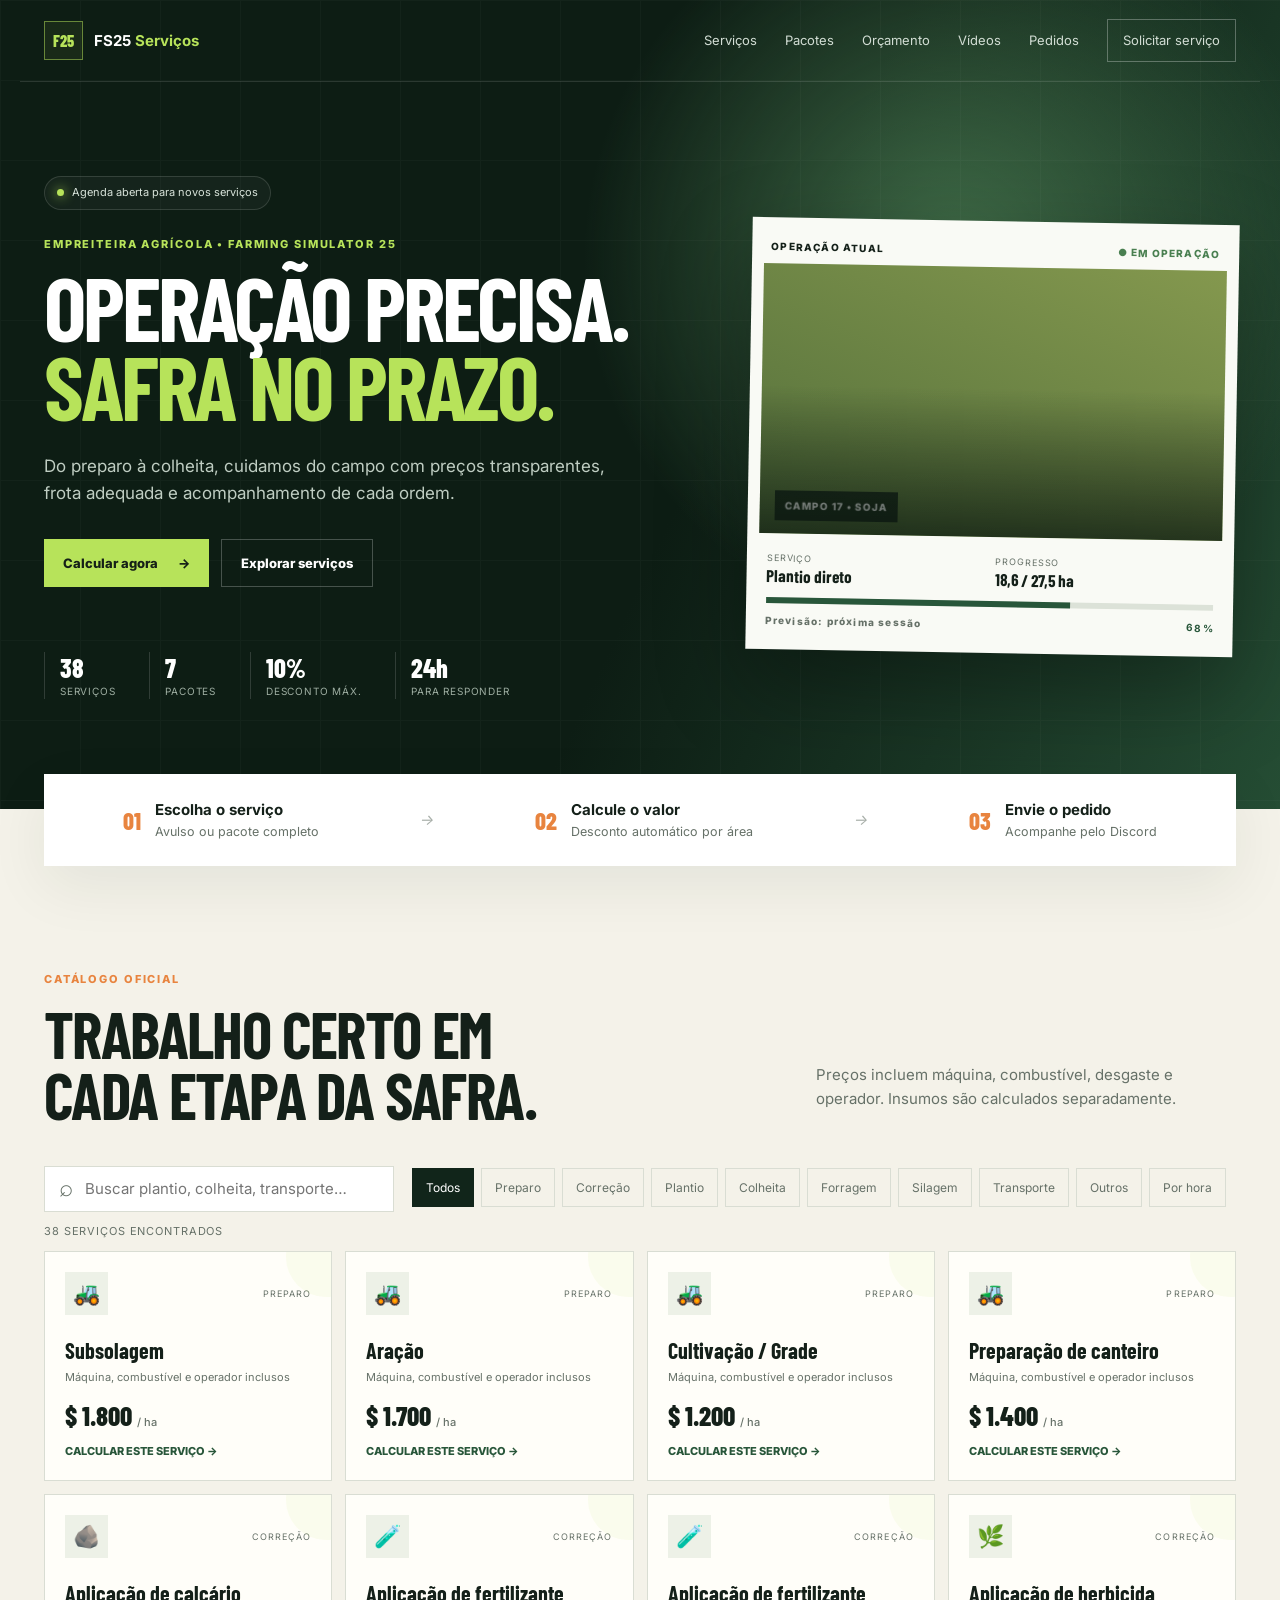
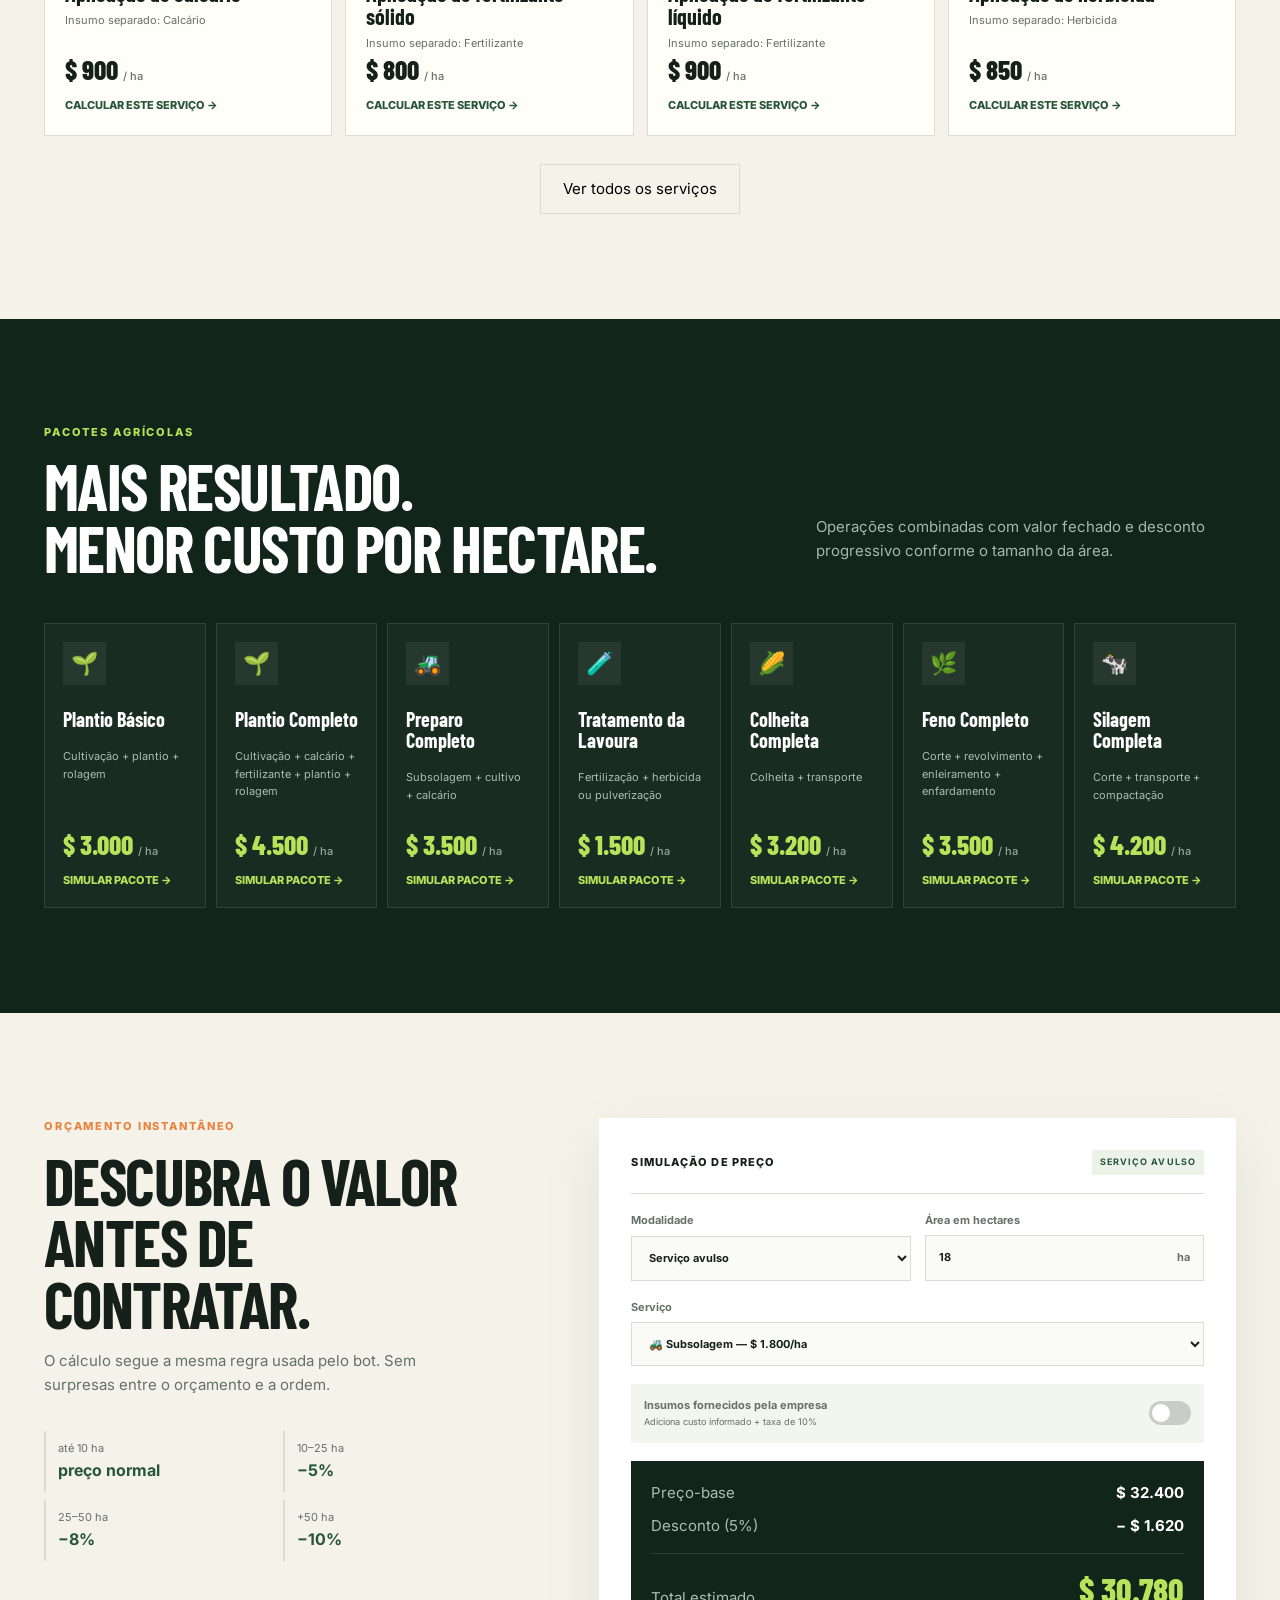
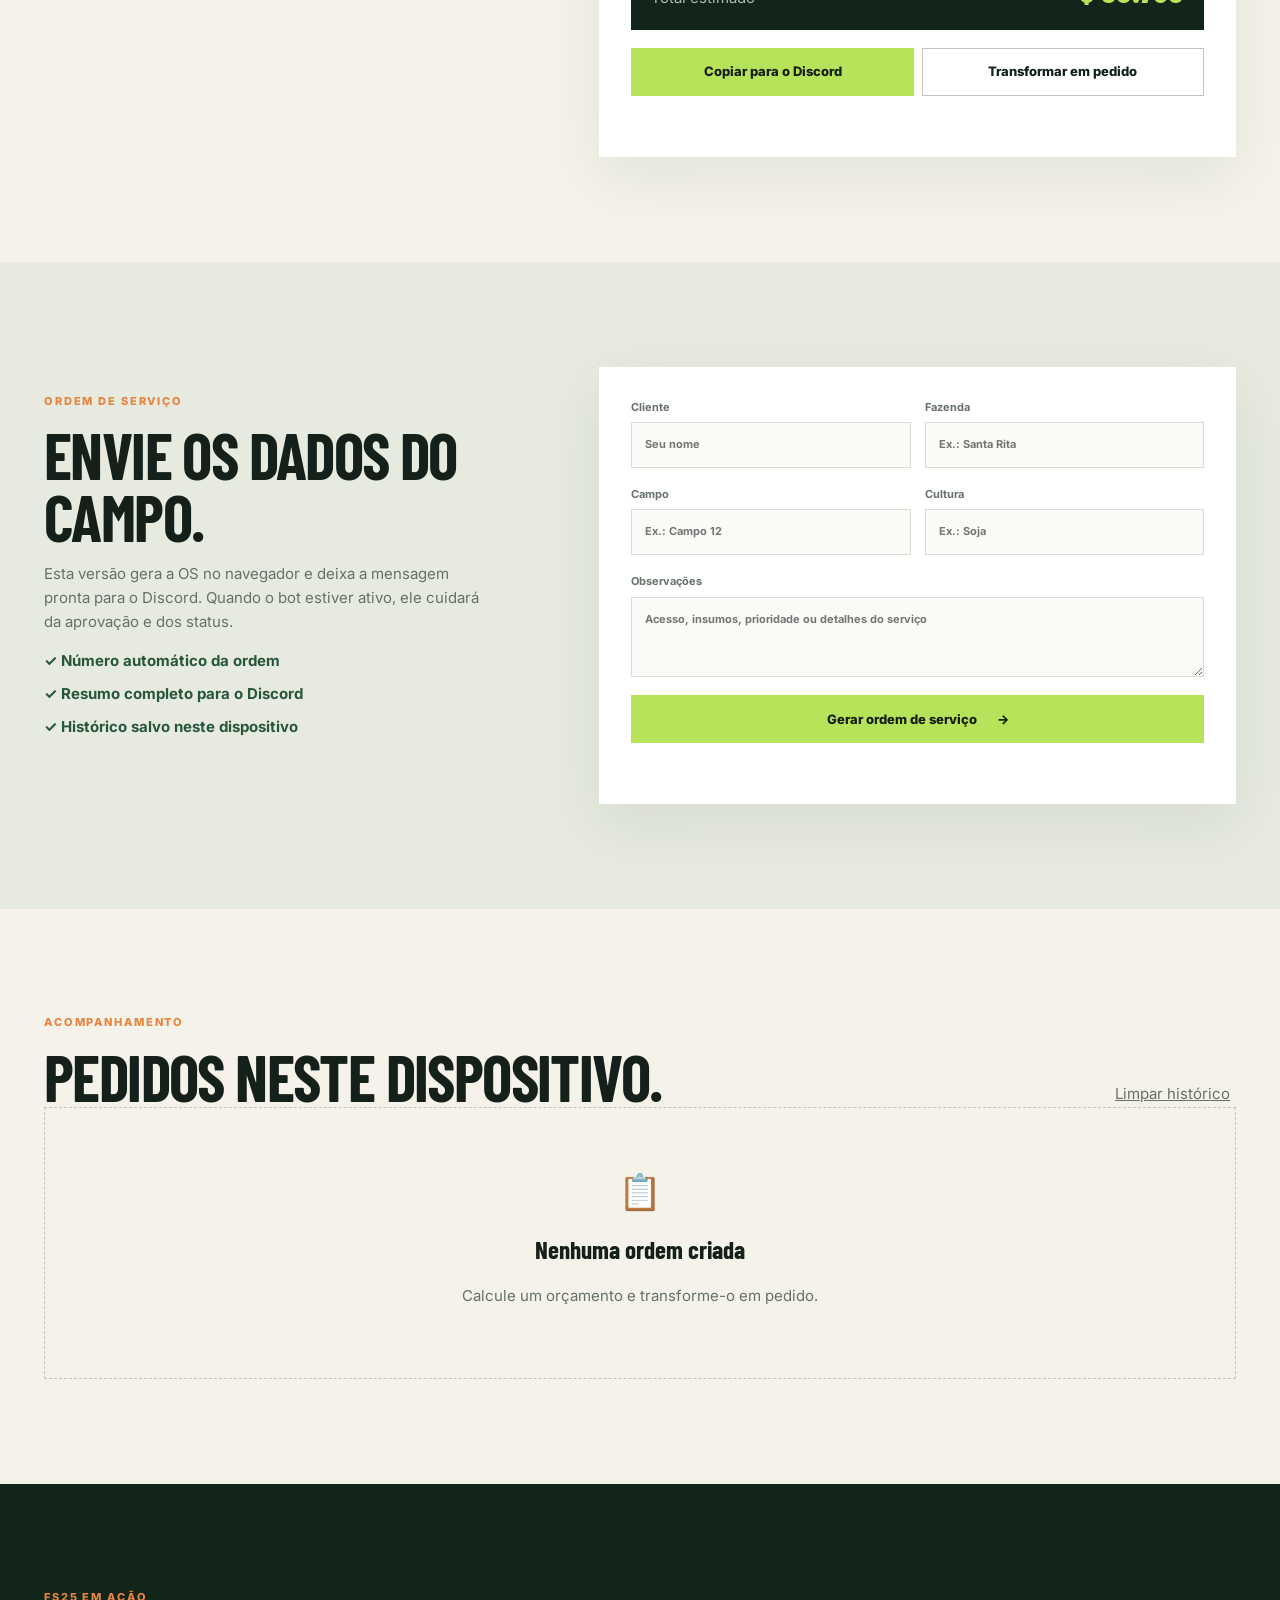
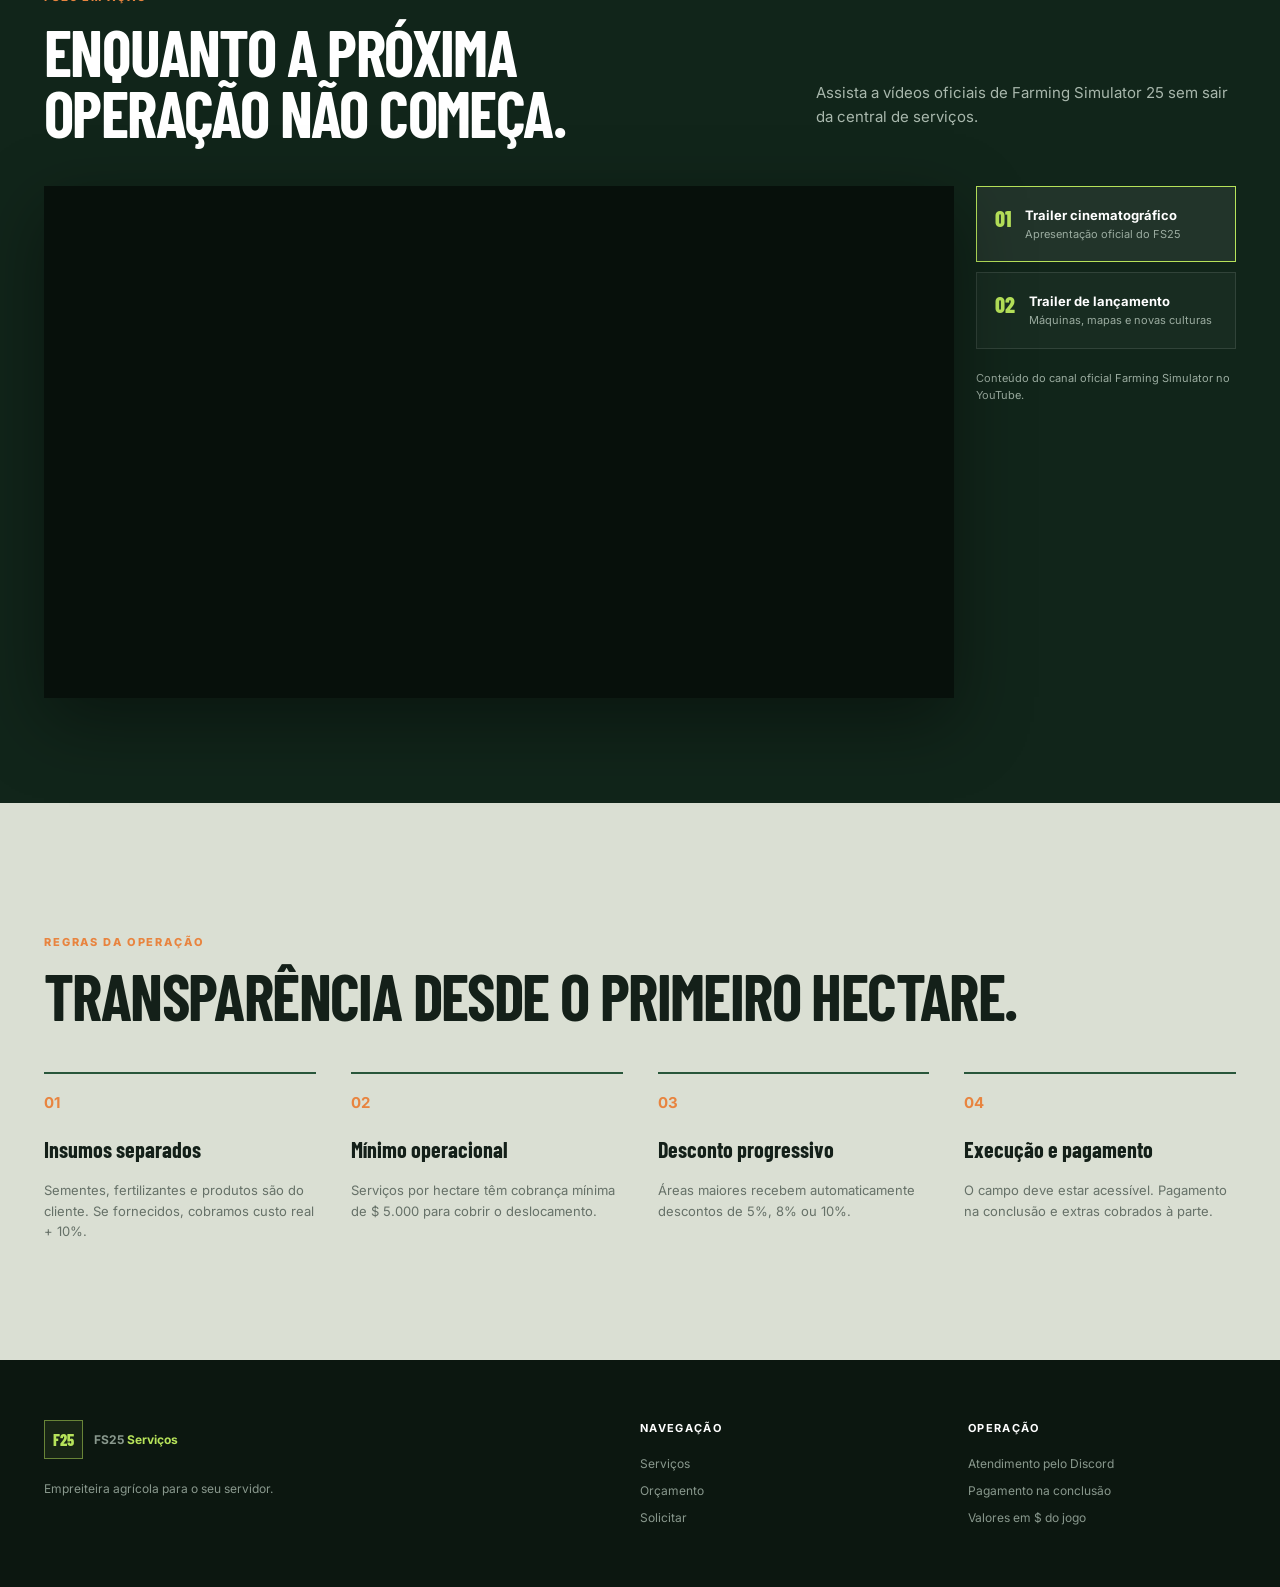
<file: index.html>
<!doctype html>
<html lang="pt-BR">
<head>
  <meta charset="utf-8">
  <meta name="viewport" content="width=device-width,initial-scale=1">
  <meta http-equiv="refresh" content="0; url=web/">
  <title>FS25 Serviços Agrícolas</title>
</head>
<body>
  <p>Abrindo <a href="web/">FS25 Serviços Agrícolas</a>…</p>
</body>
</html>
</file>
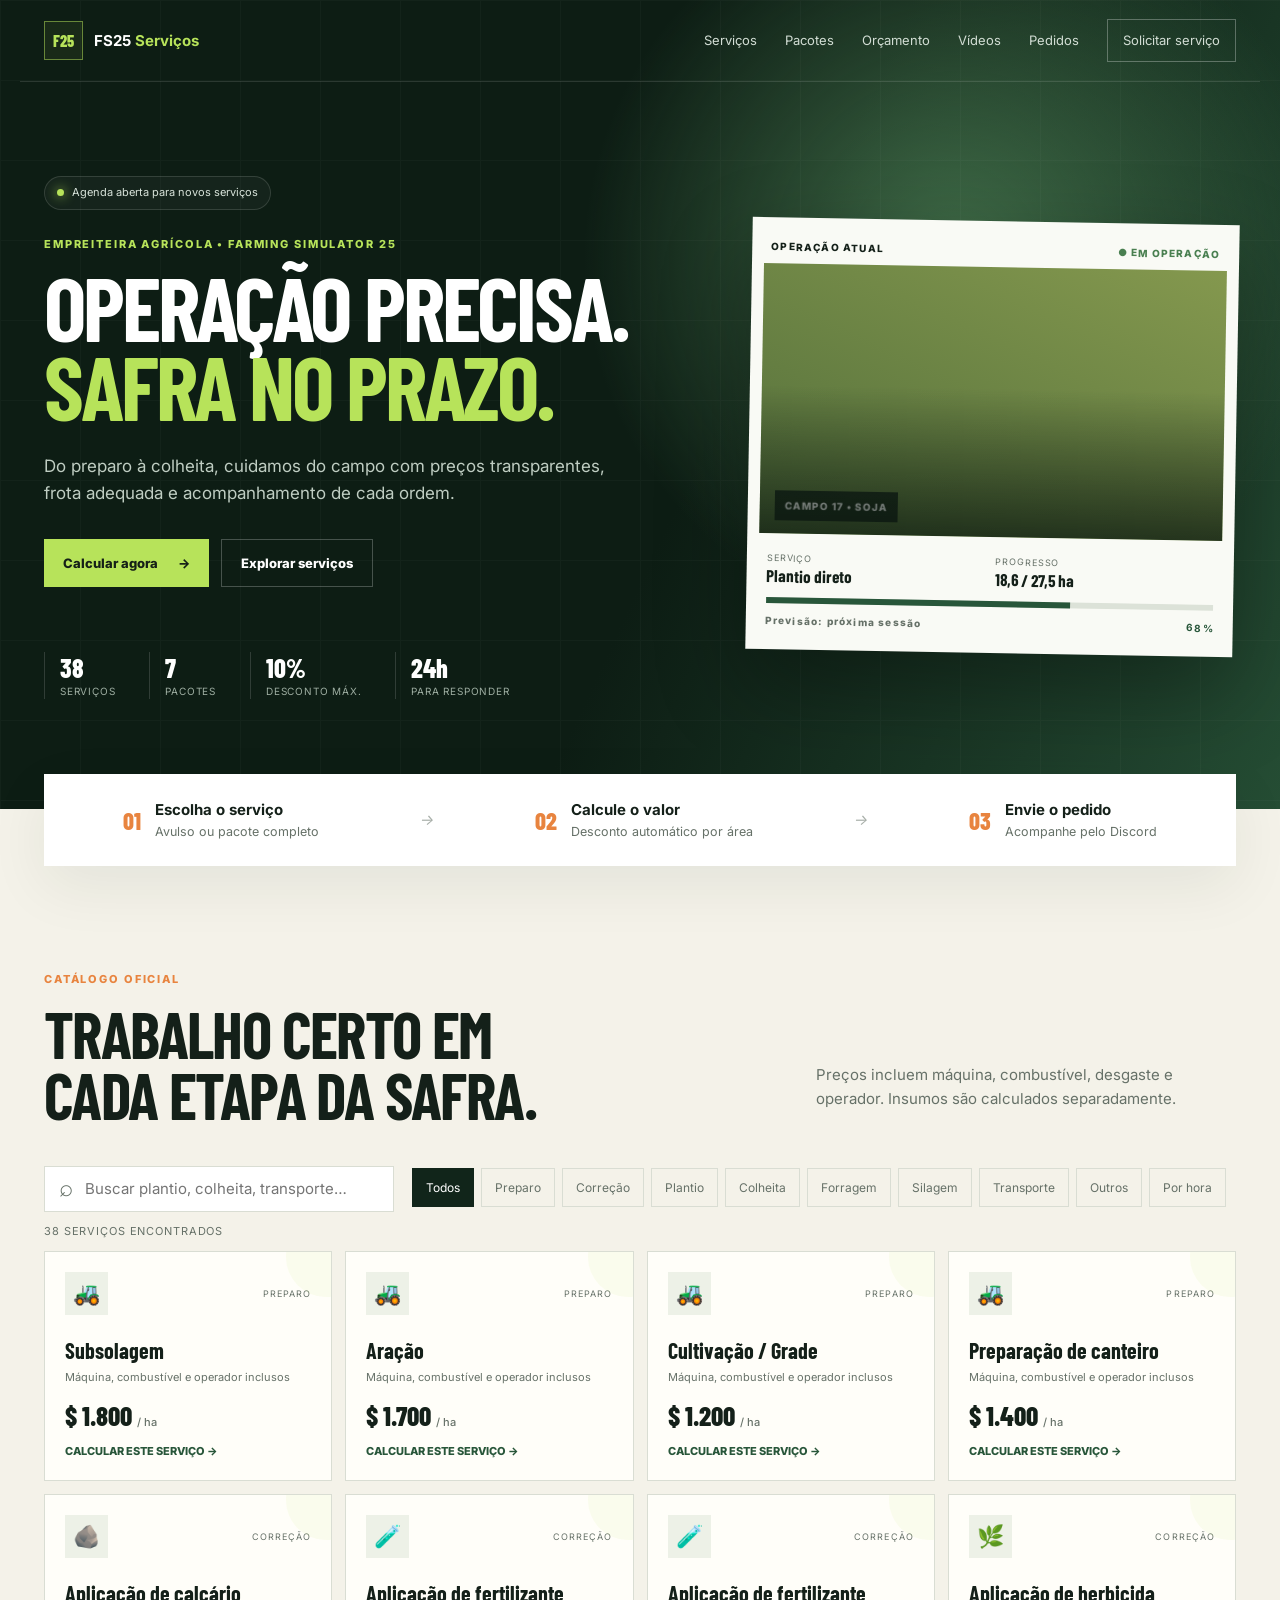
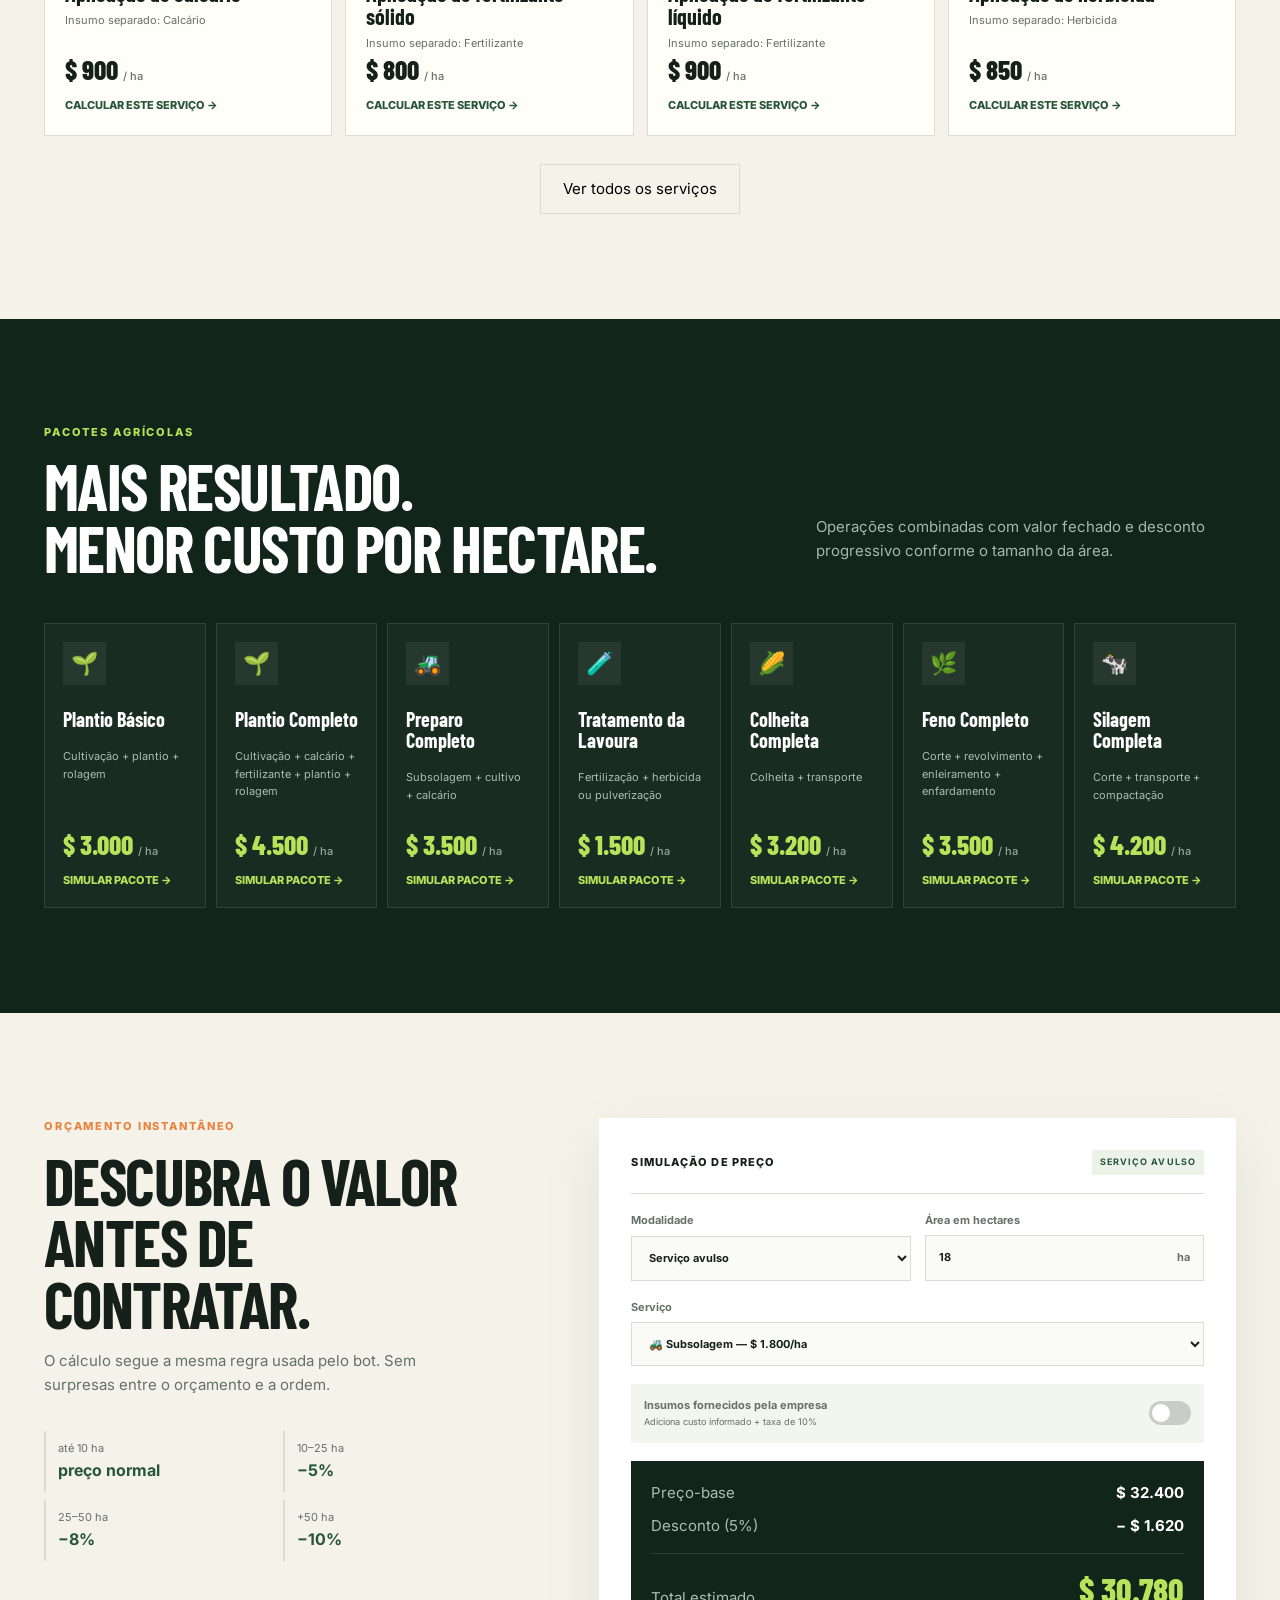
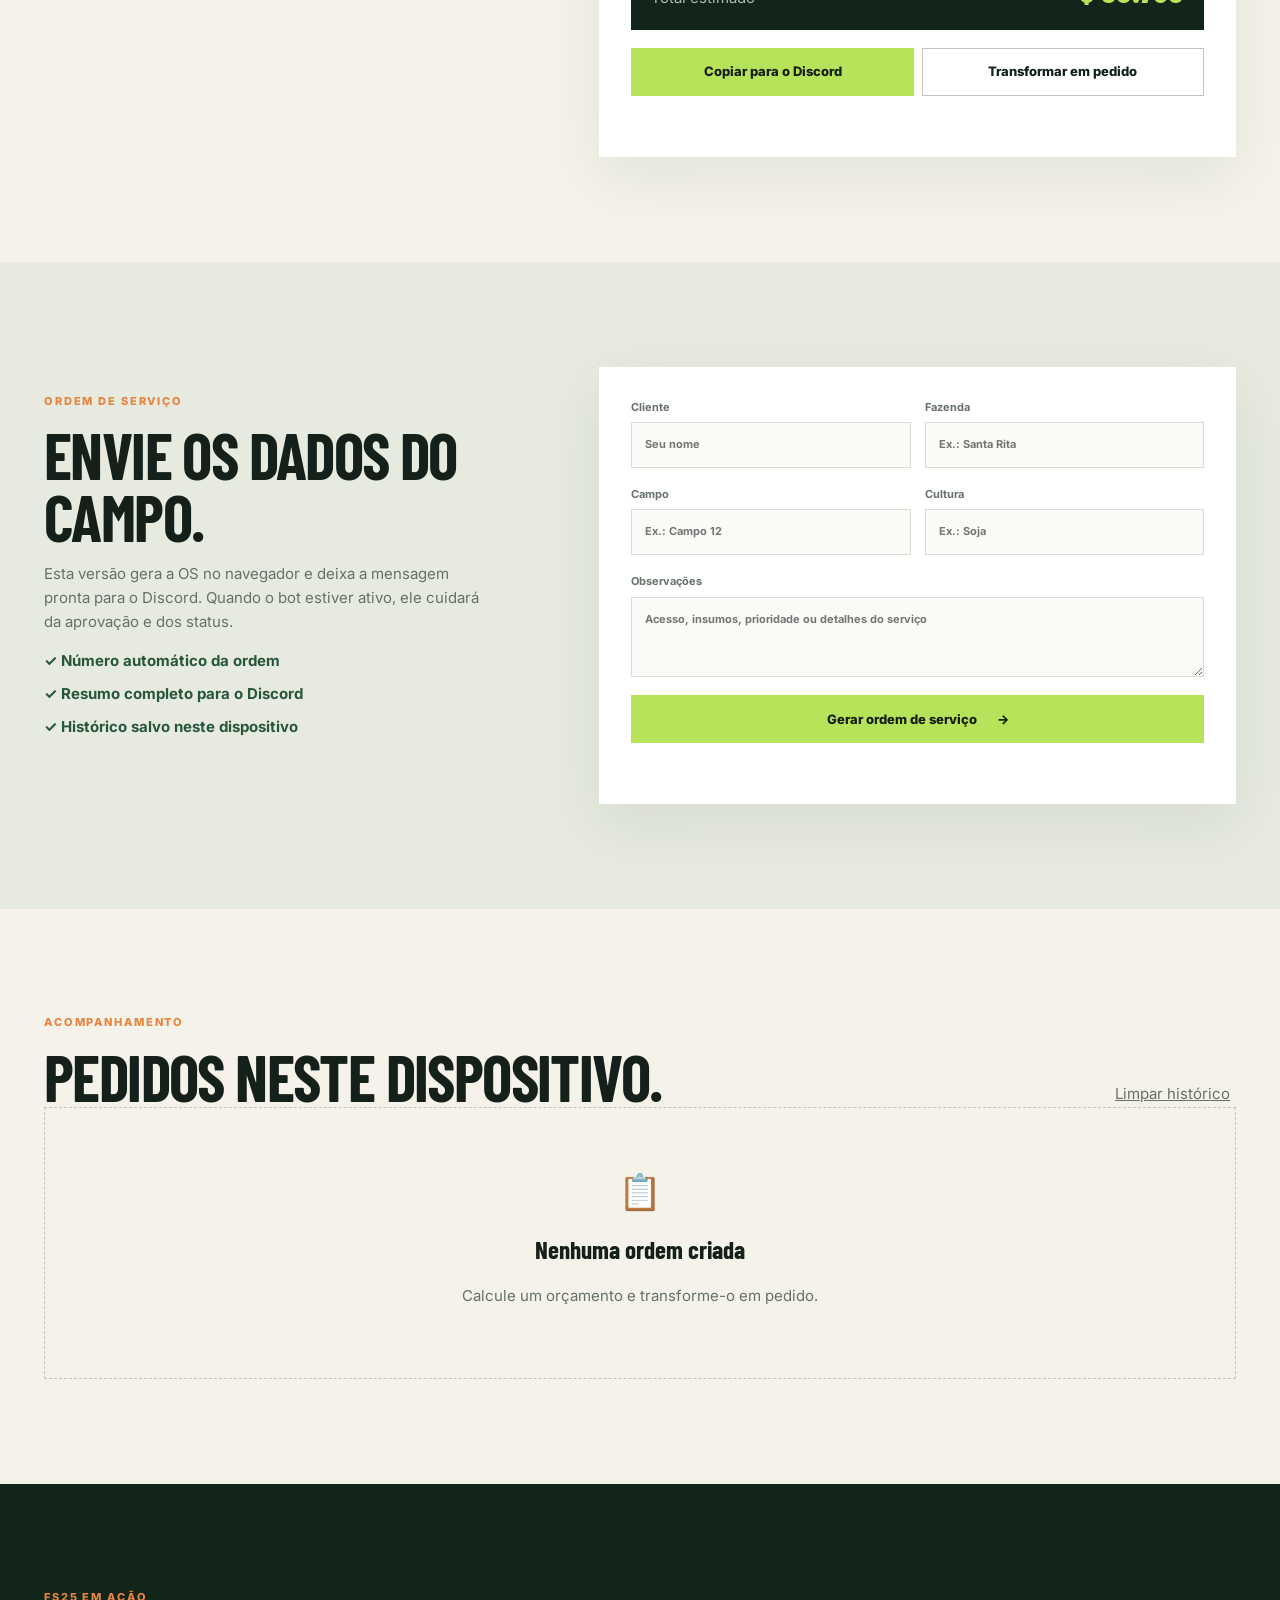
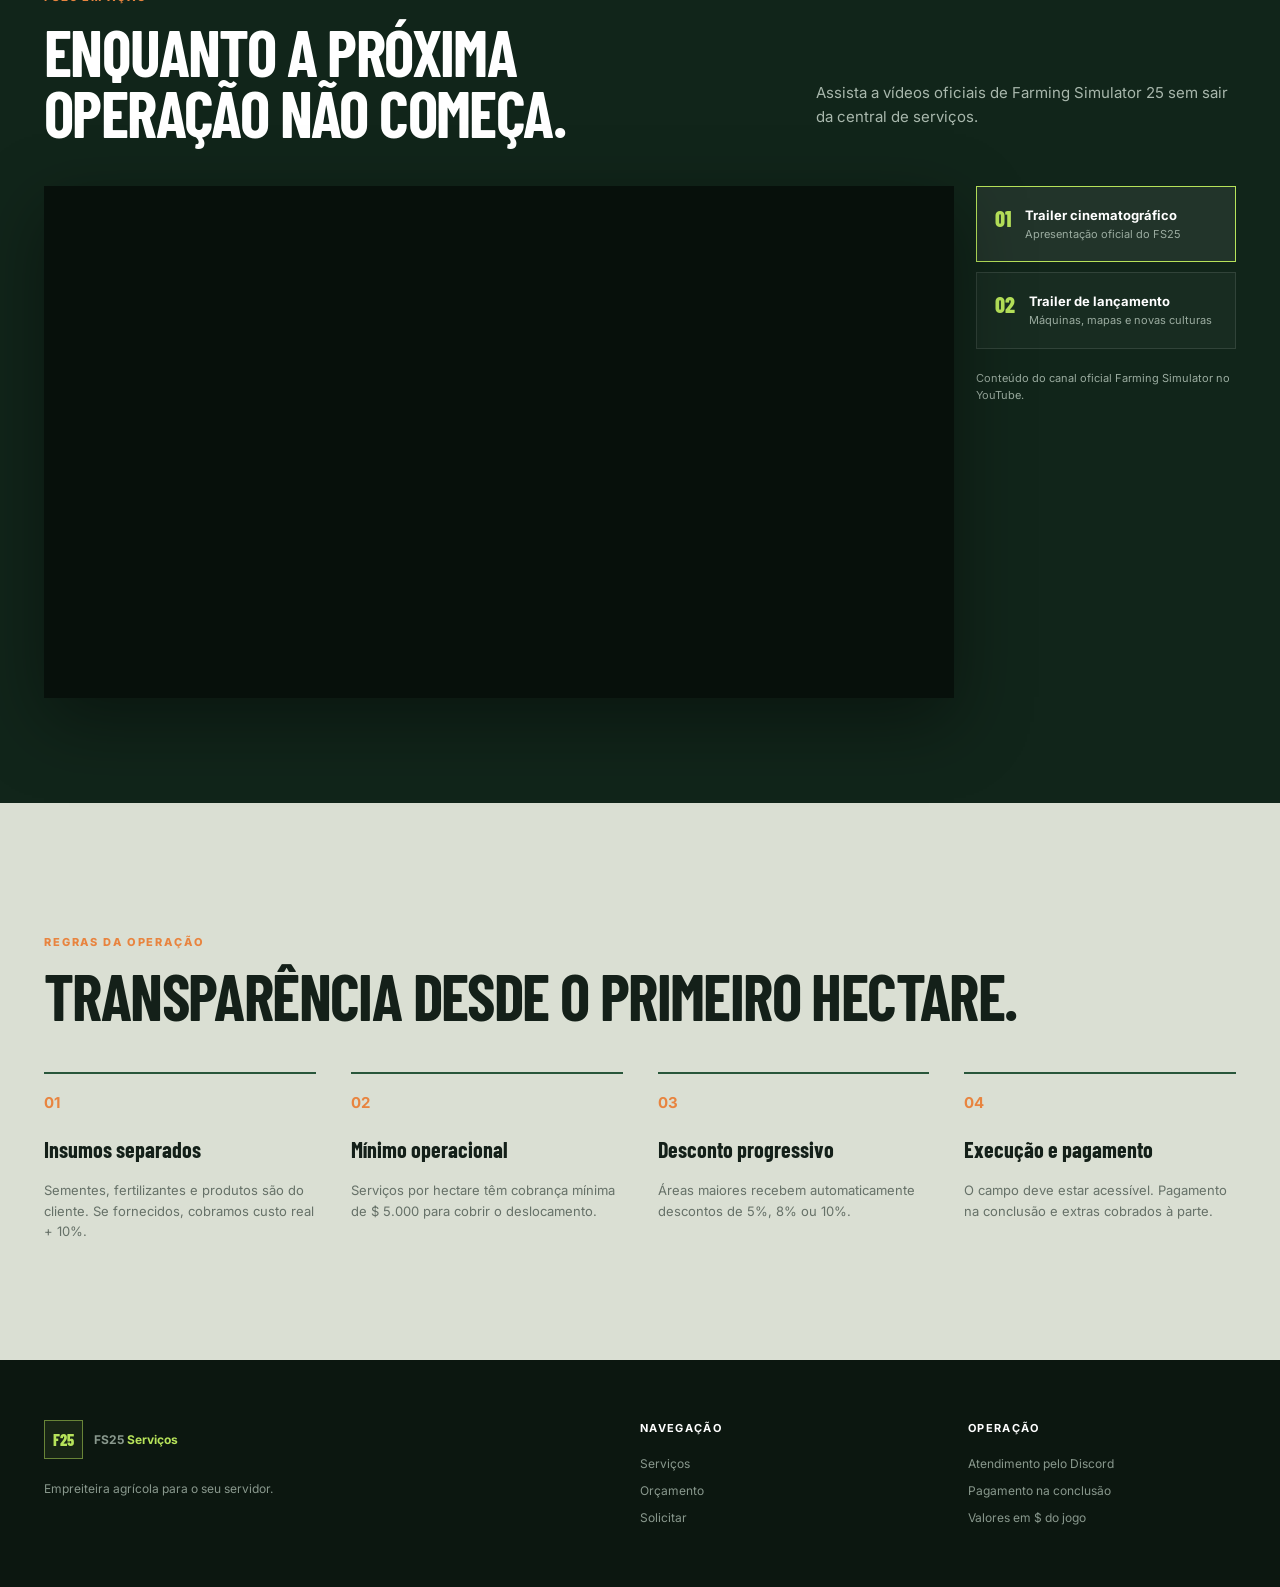
<file: web/index.html>
<!doctype html>
<html lang="pt-BR">
  <head>
    <meta charset="utf-8" />
    <meta name="viewport" content="width=device-width,initial-scale=1" />
    <meta name="theme-color" content="#112118" />
    <meta
      name="description"
      content="Central de serviços agrícolas para Farming Simulator 25: catálogo, orçamento e ordens de serviço."
    />
    <meta property="og:title" content="FS25 Serviços Agrícolas" />
    <meta
      property="og:description"
      content="Seu campo pronto, sem perder a safra."
    />
    <title>FS25 Serviços Agrícolas</title>
    <link rel="stylesheet" href="assets/style.css" />
  </head>
  <body>
    <header id="inicio" class="hero">
      <nav class="nav">
        <a class="brand" href="#inicio"
          ><span class="brand-mark">F25</span
          ><span>FS25 <b>Serviços</b></span></a
        ><button
          id="menu-toggle"
          class="menu-toggle"
          aria-label="Abrir menu"
          aria-expanded="false"
        >
          ☰
        </button>
        <div id="nav-links" class="nav-links">
          <a href="#servicos">Serviços</a><a href="#pacotes">Pacotes</a
          ><a href="#orcamento">Orçamento</a><a href="#videos">Vídeos</a
          ><a href="#pedidos">Pedidos</a
          ><a class="nav-cta" href="#solicitar">Solicitar serviço</a>
        </div>
      </nav>
      <div class="hero-inner">
        <div class="hero-copy">
          <span class="availability"
            ><i></i> Agenda aberta para novos serviços</span
          >
          <p class="eyebrow">EMPREITEIRA AGRÍCOLA • FARMING SIMULATOR 25</p>
          <h1>Operação precisa.<br /><em>Safra no prazo.</em></h1>
          <p class="hero-lead">
            Do preparo à colheita, cuidamos do campo com preços transparentes,
            frota adequada e acompanhamento de cada ordem.
          </p>
          <div class="actions">
            <a class="button primary" href="#orcamento"
              >Calcular agora <span>→</span></a
            ><a class="button ghost" href="#servicos">Explorar serviços</a>
          </div>
          <div class="trust">
            <div><strong>38</strong><span>serviços</span></div>
            <div><strong>7</strong><span>pacotes</span></div>
            <div><strong>10%</strong><span>desconto máx.</span></div>
            <div><strong>24h</strong><span>para responder</span></div>
          </div>
        </div>
        <aside class="hero-board">
          <div class="board-top">
            <span>OPERAÇÃO ATUAL</span><span class="live">● EM OPERAÇÃO</span>
          </div>
          <div class="field-visual">
            <iframe
              class="operation-video"
              data-video="8MlSiOBNSSs"
              title="Farming Simulator 25 em operação"
              loading="eager"
              allow="autoplay; encrypted-media; picture-in-picture"
            ></iframe>
            <span class="field-label">CAMPO 17 • SOJA</span>
          </div>
          <div class="board-info">
            <div><small>SERVIÇO</small><strong>Plantio direto</strong></div>
            <div><small>PROGRESSO</small><strong>18,6 / 27,5 ha</strong></div>
          </div>
          <div class="progress"><i style="width: 68%"></i></div>
          <div class="board-footer">
            <span>Previsão: próxima sessão</span><b>68%</b>
          </div>
        </aside>
      </div>
    </header>
    <main>
      <section class="strip">
        <div>
          <span>01</span>
          <p>
            <b>Escolha o serviço</b><small>Avulso ou pacote completo</small>
          </p>
        </div>
        <i>→</i>
        <div>
          <span>02</span>
          <p>
            <b>Calcule o valor</b><small>Desconto automático por área</small>
          </p>
        </div>
        <i>→</i>
        <div>
          <span>03</span>
          <p><b>Envie o pedido</b><small>Acompanhe pelo Discord</small></p>
        </div>
      </section>
      <section id="servicos" class="section">
        <div class="section-title">
          <div>
            <p class="eyebrow">CATÁLOGO OFICIAL</p>
            <h2>Trabalho certo em<br />cada etapa da safra.</h2>
          </div>
          <p>
            Preços incluem máquina, combustível, desgaste e operador. Insumos
            são calculados separadamente.
          </p>
        </div>
        <div class="catalog-tools">
          <label class="search-box"
            ><span>⌕</span
            ><input
              id="search"
              type="search"
              placeholder="Buscar plantio, colheita, transporte…"
              aria-label="Buscar serviço"
          /></label>
          <div id="filters" class="filters"></div>
        </div>
        <p id="result-count" class="result-count"></p>
        <div id="services" class="service-grid"></div>
        <button id="show-more" class="show-more" type="button">
          Ver todos os serviços
        </button>
      </section>
      <section id="pacotes" class="dark-section">
        <div class="section wide">
          <div class="section-title light">
            <div>
              <p class="eyebrow">PACOTES AGRÍCOLAS</p>
              <h2>Mais resultado.<br />Menor custo por hectare.</h2>
            </div>
            <p>
              Operações combinadas com valor fechado e desconto progressivo
              conforme o tamanho da área.
            </p>
          </div>
          <div id="packages" class="package-grid"></div>
        </div>
      </section>
      <section id="orcamento" class="section quote-layout">
        <div class="quote-intro">
          <p class="eyebrow">ORÇAMENTO INSTANTÂNEO</p>
          <h2>Descubra o valor antes de contratar.</h2>
          <p>
            O cálculo segue a mesma regra usada pelo bot. Sem surpresas entre o
            orçamento e a ordem.
          </p>
          <div class="discount-scale">
            <span>até 10 ha<b>preço normal</b></span
            ><span>10–25 ha<b>−5%</b></span
            ><span>25–50 ha<b>−8%</b></span
            ><span>+50 ha<b>−10%</b></span>
          </div>
        </div>
        <form id="quote-form" class="quote-card">
          <div class="form-head">
            <span>SIMULAÇÃO DE PREÇO</span
            ><b id="quote-badge">SERVIÇO AVULSO</b>
          </div>
          <div class="field-row">
            <label
              >Modalidade<select id="quote-type">
                <option value="service">Serviço avulso</option>
                <option value="package">Pacote agrícola</option>
              </select></label
            ><label
              ><span id="quantity-label">Área em hectares</span>
              <div class="input-suffix">
                <input
                  id="quantity"
                  type="number"
                  min="0.1"
                  step="0.1"
                  value="18"
                  required
                /><span id="unit-suffix">ha</span>
              </div></label
            >
          </div>
          <label>Serviço<select id="quote-item"></select></label
          ><label class="switch-line"
            ><span
              ><b>Insumos fornecidos pela empresa</b
              ><small>Adiciona custo informado + taxa de 10%</small></span
            ><input id="supply" type="checkbox" /><i></i></label
          ><label id="input-cost-wrap" class="hidden"
            >Custo real dos insumos<input
              id="input-cost"
              type="number"
              min="0"
              step="100"
              value="0"
          /></label>
          <div class="result">
            <div><span>Preço-base</span><strong id="subtotal">—</strong></div>
            <div>
              <span id="discount-label">Desconto</span
              ><strong id="discount">—</strong>
            </div>
            <div id="inputs-row" class="hidden">
              <span>Insumos + taxa de 10%</span
              ><strong id="inputs-total">—</strong>
            </div>
            <div class="total">
              <span>Total estimado<small id="minimum-note"></small></span
              ><strong id="total">—</strong>
            </div>
          </div>
          <div class="quote-actions">
            <button id="copy" class="button primary" type="button">
              Copiar para o Discord</button
            ><button id="use-quote" class="button outline" type="button">
              Transformar em pedido
            </button>
          </div>
          <p id="copy-status" role="status"></p>
        </form>
      </section>
      <section id="solicitar" class="request-section">
        <div class="section request-grid">
          <div>
            <p class="eyebrow">ORDEM DE SERVIÇO</p>
            <h2>Envie os dados do campo.</h2>
            <p>
              Esta versão gera a OS no navegador e deixa a mensagem pronta para
              o Discord. Quando o bot estiver ativo, ele cuidará da aprovação e
              dos status.
            </p>
            <ul>
              <li>✓ Número automático da ordem</li>
              <li>✓ Resumo completo para o Discord</li>
              <li>✓ Histórico salvo neste dispositivo</li>
            </ul>
          </div>
          <form id="request-form" class="request-card">
            <div class="field-row">
              <label
                >Cliente<input
                  id="customer"
                  required
                  placeholder="Seu nome" /></label
              ><label
                >Fazenda<input id="farm" required placeholder="Ex.: Santa Rita"
              /></label>
            </div>
            <div class="field-row">
              <label
                >Campo<input
                  id="field"
                  required
                  placeholder="Ex.: Campo 12" /></label
              ><label>Cultura<input id="crop" placeholder="Ex.: Soja" /></label>
            </div>
            <label
              >Observações<textarea
                id="notes"
                rows="3"
                placeholder="Acesso, insumos, prioridade ou detalhes do serviço"
              ></textarea></label
            ><button class="button primary" type="submit">
              Gerar ordem de serviço <span>→</span>
            </button>
            <p id="request-status" role="status"></p>
          </form>
        </div>
      </section>
      <section id="pedidos" class="section">
        <div class="section-title">
          <div>
            <p class="eyebrow">ACOMPANHAMENTO</p>
            <h2>Pedidos neste dispositivo.</h2>
          </div>
          <button id="clear-orders" class="text-button" type="button">
            Limpar histórico
          </button>
        </div>
        <div id="orders" class="orders"></div>
      </section>
      <section id="videos" class="video-section">
        <div class="section">
          <div class="section-title light">
            <div>
              <p class="eyebrow">FS25 EM AÇÃO</p>
              <h2>Enquanto a próxima<br />operação não começa.</h2>
            </div>
            <p>Assista a vídeos oficiais de Farming Simulator 25 sem sair da central de serviços.</p>
          </div>
          <div class="video-layout">
            <div class="video-player">
              <iframe id="fs25-video" data-video="8MlSiOBNSSs" title="Farming Simulator 25 — vídeo oficial" loading="lazy" allow="accelerometer; autoplay; clipboard-write; encrypted-media; gyroscope; picture-in-picture; web-share" allowfullscreen></iframe>
            </div>
            <div class="video-list">
              <button class="video-choice active" type="button" data-video="8MlSiOBNSSs"><span>01</span><span><b>Trailer cinematográfico</b><small>Apresentação oficial do FS25</small></span></button>
              <button class="video-choice" type="button" data-video="AzCsuEziJ_k"><span>02</span><span><b>Trailer de lançamento</b><small>Máquinas, mapas e novas culturas</small></span></button>
              <p>Conteúdo do canal oficial Farming Simulator no YouTube.</p>
            </div>
          </div>
        </div>
      </section>
      <section id="regras" class="rules-section">
        <div class="section">
          <p class="eyebrow">REGRAS DA OPERAÇÃO</p>
          <h2>Transparência desde o primeiro hectare.</h2>
          <div class="rules-grid">
            <article>
              <b>01</b>
              <h3>Insumos separados</h3>
              <p>
                Sementes, fertilizantes e produtos são do cliente. Se
                fornecidos, cobramos custo real + 10%.
              </p>
            </article>
            <article>
              <b>02</b>
              <h3>Mínimo operacional</h3>
              <p>
                Serviços por hectare têm cobrança mínima de $ 5.000 para cobrir
                o deslocamento.
              </p>
            </article>
            <article>
              <b>03</b>
              <h3>Desconto progressivo</h3>
              <p>
                Áreas maiores recebem automaticamente descontos de 5%, 8% ou
                10%.
              </p>
            </article>
            <article>
              <b>04</b>
              <h3>Execução e pagamento</h3>
              <p>
                O campo deve estar acessível. Pagamento na conclusão e extras
                cobrados à parte.
              </p>
            </article>
          </div>
        </div>
      </section>
    </main>
    <footer>
      <div>
        <a class="brand" href="#inicio"
          ><span class="brand-mark">F25</span
          ><span>FS25 <b>Serviços</b></span></a
        >
        <p>Empreiteira agrícola para o seu servidor.</p>
      </div>
      <div>
        <b>Navegação</b><a href="#servicos">Serviços</a
        ><a href="#orcamento">Orçamento</a><a href="#solicitar">Solicitar</a>
      </div>
      <div>
        <b>Operação</b><span>Atendimento pelo Discord</span
        ><span>Pagamento na conclusão</span><span>Valores em $ do jogo</span>
      </div>
    </footer>
    <div id="toast" class="toast" role="status"></div>
    <script src="assets/app.js"></script>
  </body>
</html>
</file>
<file: web/assets/style.css>
@import url("https://fonts.googleapis.com/css2?family=Barlow+Condensed:wght@600;700;800&family=Inter:wght@400;500;600;700&display=swap");
:root {
  --ink: #142019;
  --muted: #667168;
  --paper: #f4f2e9;
  --card: #fffef9;
  --forest: #11251a;
  --green: #28563a;
  --lime: #b7e35a;
  --line: #d9ddd3;
  --orange: #e8843f;
  --shadow: 0 20px 60px #15251a12;
}
* {
  box-sizing: border-box;
}
html {
  scroll-behavior: smooth;
}
body {
  margin: 0;
  background: var(--paper);
  color: var(--ink);
  font:
    15px/1.6 Inter,
    system-ui,
    sans-serif;
}
button,
input,
select,
textarea {
  font: inherit;
}
a {
  color: inherit;
  text-decoration: none;
}
.hero {
  min-height: 780px;
  color: #fff;
  background:
    radial-gradient(circle at 75% 32%, #416e49 0, transparent 34%),
    linear-gradient(115deg, #0d1d14 0 55%, #254d34);
  position: relative;
  overflow: hidden;
}
.hero:before {
  content: "";
  position: absolute;
  inset: 0;
  background:
    linear-gradient(90deg, #fff 1px, transparent 1px),
    linear-gradient(#fff 1px, transparent 1px);
  background-size: 80px 80px;
  opacity: 0.025;
}
.nav {
  height: 82px;
  max-width: 1240px;
  margin: auto;
  padding: 0 24px;
  display: flex;
  align-items: center;
  justify-content: space-between;
  border-bottom: 1px solid #ffffff20;
  position: relative;
  z-index: 5;
}
.brand {
  display: flex;
  align-items: center;
  gap: 11px;
  font-weight: 700;
}
.brand b {
  color: var(--lime);
}
.brand-mark {
  display: grid;
  place-items: center;
  width: 39px;
  height: 39px;
  border: 1px solid #b7e35a80;
  background: #b7e35a12;
  color: var(--lime);
  font: 800 16px "Barlow Condensed";
}
.nav-links {
  display: flex;
  align-items: center;
  gap: 28px;
}
.nav-links > a {
  color: #d2ddd4;
  font-size: 13px;
}
.nav-links > a:hover {
  color: #fff;
}
.nav-cta {
  border: 1px solid #ffffff4a;
  padding: 10px 15px;
}
.menu-toggle {
  display: none;
  background: none;
  border: 0;
  color: #fff;
  font-size: 24px;
}
.hero-inner {
  max-width: 1240px;
  margin: auto;
  padding: 94px 24px 110px;
  display: grid;
  grid-template-columns: 1.12fr 0.88fr;
  gap: 85px;
  align-items: center;
  position: relative;
  z-index: 1;
}
.availability {
  display: inline-flex;
  align-items: center;
  gap: 8px;
  border: 1px solid #ffffff22;
  background: #ffffff09;
  border-radius: 99px;
  padding: 7px 12px;
  font-size: 11px;
  color: #d8e3da;
}
.availability i {
  width: 7px;
  height: 7px;
  border-radius: 50%;
  background: var(--lime);
  box-shadow: 0 0 12px var(--lime);
}
.eyebrow {
  margin: 26px 0 14px;
  color: var(--orange);
  font-size: 11px;
  letter-spacing: 0.17em;
  font-weight: 800;
}
.hero .eyebrow,
.dark-section .eyebrow {
  color: var(--lime);
}
h1,
h2,
h3 {
  font-family: "Barlow Condensed", Inter, sans-serif;
}
h1 {
  font-size: clamp(58px, 7vw, 94px);
  line-height: 0.88;
  letter-spacing: -0.035em;
  text-transform: uppercase;
  margin: 0;
}
h1 em {
  color: var(--lime);
  font-style: normal;
}
.hero-lead {
  max-width: 590px;
  color: #bfcdc2;
  font-size: 17px;
  margin: 28px 0 32px;
}
.actions {
  display: flex;
  gap: 12px;
}
.button {
  border: 0;
  display: inline-flex;
  align-items: center;
  justify-content: center;
  gap: 20px;
  min-height: 48px;
  padding: 0 19px;
  font-weight: 800;
  font-size: 13px;
  cursor: pointer;
  transition: 0.2s;
}
.button:hover {
  transform: translateY(-2px);
}
.primary {
  background: var(--lime);
  color: #152017;
}
.ghost {
  border: 1px solid #ffffff3d;
  color: #fff;
}
.outline {
  border: 1px solid #bdc6bd;
  background: transparent;
  color: var(--ink);
}
.trust {
  display: flex;
  gap: 34px;
  margin-top: 65px;
}
.trust div {
  display: flex;
  flex-direction: column;
  border-left: 1px solid #ffffff25;
  padding-left: 15px;
}
.trust strong {
  font: 800 26px "Barlow Condensed";
}
.trust span {
  font-size: 10px;
  text-transform: uppercase;
  letter-spacing: 0.08em;
  color: #9eaea2;
}
.hero-board {
  background: #f9faf5;
  color: var(--ink);
  padding: 12px;
  box-shadow: 0 35px 90px #0005;
  transform: rotate(1deg);
}
.board-top,
.board-footer {
  display: flex;
  justify-content: space-between;
  padding: 9px 7px;
  font-size: 10px;
  letter-spacing: 0.12em;
  font-weight: 800;
}
.live {
  color: #497f50;
}
.field-visual {
  height: 270px;
  position: relative;
  overflow: hidden;
  background: linear-gradient(24deg, #536f3b, #84984e);
}
.operation-video {
  position: absolute;
  inset: 0;
  width: 100%;
  height: 100%;
  border: 0;
  pointer-events: none;
}
.field-visual::after {
  content: "";
  position: absolute;
  inset: 0;
  background: linear-gradient(180deg, transparent 45%, #08140db3);
  pointer-events: none;
}
.field-lines {
  position: absolute;
  inset: -100px;
  background: repeating-linear-gradient(
    100deg,
    transparent 0 28px,
    #ffffff13 29px 31px
  );
  transform: rotate(-8deg);
}
.tractor {
  position: absolute;
  z-index: 2;
  left: 53%;
  top: 43%;
  font-size: 45px;
  filter: drop-shadow(0 10px 6px #0005);
  transform: rotate(-12deg);
}
.field-label {
  position: absolute;
  left: 15px;
  bottom: 13px;
  background: #132117dc;
  color: #fff;
  padding: 7px 10px;
  font-size: 10px;
  font-weight: 800;
  letter-spacing: 0.1em;
}
.board-info {
  display: grid;
  grid-template-columns: 1fr 1fr;
  gap: 10px;
  padding: 18px 8px 12px;
}
.board-info div {
  display: flex;
  flex-direction: column;
}
.board-info small {
  font-size: 9px;
  color: var(--muted);
  letter-spacing: 0.1em;
}
.board-info strong {
  font: 700 17px "Barlow Condensed";
}
.progress {
  height: 6px;
  background: #dce2d8;
  margin: 0 8px;
}
.progress i {
  display: block;
  height: 100%;
  background: var(--green);
}
.board-footer {
  color: var(--muted);
}
.board-footer b {
  color: var(--green);
}
.strip {
  max-width: 1192px;
  margin: -35px auto 0;
  background: #fff;
  box-shadow: var(--shadow);
  position: relative;
  z-index: 2;
  padding: 24px 28px;
  display: flex;
  align-items: center;
  justify-content: space-around;
}
.strip > div {
  display: flex;
  gap: 14px;
  align-items: center;
}
.strip > div > span {
  color: var(--orange);
  font: 800 24px "Barlow Condensed";
}
.strip p {
  display: flex;
  flex-direction: column;
  margin: 0;
}
.strip small {
  color: var(--muted);
}
.strip > i {
  color: #a8afa9;
}
.section {
  max-width: 1240px;
  margin: auto;
  padding: 105px 24px;
}
.section-title {
  display: flex;
  align-items: end;
  justify-content: space-between;
  gap: 60px;
}
.section-title .eyebrow {
  margin-top: 0;
}
.section-title h2,
.quote-intro h2,
.request-grid h2,
.rules-section h2 {
  font-size: clamp(42px, 5vw, 66px);
  line-height: 0.96;
  letter-spacing: -0.025em;
  text-transform: uppercase;
  margin: 0;
}
.section-title > p {
  max-width: 420px;
  color: var(--muted);
}
.catalog-tools {
  margin-top: 40px;
  display: flex;
  align-items: center;
  gap: 18px;
}
.search-box {
  height: 46px;
  min-width: 350px;
  background: #fff;
  border: 1px solid var(--line);
  display: flex;
  align-items: center;
  padding: 0 14px;
  gap: 10px;
}
.search-box span {
  font-size: 24px;
  color: var(--muted);
}
.search-box input {
  border: 0;
  outline: 0;
  background: transparent;
  width: 100%;
}
.filters {
  display: flex;
  gap: 7px;
  overflow: auto;
  padding-bottom: 2px;
}
.filters button {
  white-space: nowrap;
  border: 1px solid var(--line);
  background: transparent;
  padding: 9px 13px;
  color: var(--muted);
  cursor: pointer;
  font-size: 12px;
}
.filters button.active {
  background: var(--forest);
  color: #fff;
  border-color: var(--forest);
}
.result-count {
  font-size: 11px;
  color: var(--muted);
  letter-spacing: 0.08em;
  text-transform: uppercase;
}
.service-grid {
  display: grid;
  grid-template-columns: repeat(4, 1fr);
  gap: 13px;
}
.service-card {
  min-height: 230px;
  background: var(--card);
  border: 1px solid var(--line);
  padding: 20px;
  display: flex;
  flex-direction: column;
  position: relative;
  overflow: hidden;
  transition: 0.2s;
}
.service-card:hover {
  transform: translateY(-4px);
  box-shadow: var(--shadow);
  border-color: #adb8ad;
}
.service-card:after {
  content: "";
  position: absolute;
  width: 80px;
  height: 80px;
  border-radius: 50%;
  background: var(--lime);
  opacity: 0.08;
  right: -35px;
  top: -35px;
}
.service-top {
  display: flex;
  align-items: center;
  justify-content: space-between;
}
.icon-box {
  width: 43px;
  height: 43px;
  display: grid;
  place-items: center;
  background: #edf1e7;
  font-size: 22px;
}
.category {
  font-size: 9px;
  text-transform: uppercase;
  letter-spacing: 0.12em;
  color: var(--muted);
}
.service-card h3,
.package-card h3 {
  font-size: 22px;
  line-height: 1.05;
  margin: 24px 0 7px;
}
.input-note {
  font-size: 11px;
  color: var(--muted);
}
.price {
  margin-top: auto;
  font: 800 27px "Barlow Condensed";
}
.price small {
  font: 500 11px Inter;
  color: var(--muted);
}
.card-action {
  border: 0;
  background: none;
  padding: 0;
  margin-top: 12px;
  text-align: left;
  color: var(--green);
  font-size: 11px;
  font-weight: 800;
  cursor: pointer;
}
.show-more {
  display: block;
  margin: 28px auto 0;
  border: 1px solid var(--line);
  background: transparent;
  padding: 12px 22px;
  cursor: pointer;
}
.dark-section {
  background: var(--forest);
  color: #fff;
}
.section-title.light > p {
  color: #a8b7ac;
}
.package-grid {
  display: grid;
  grid-template-columns: repeat(7, 1fr);
  gap: 10px;
  margin-top: 45px;
}
.package-card {
  min-height: 285px;
  border: 1px solid #ffffff1c;
  background: #ffffff08;
  padding: 18px;
  display: flex;
  flex-direction: column;
  transition: 0.2s;
}
.package-card:hover {
  background: #ffffff10;
  transform: translateY(-4px);
}
.package-card .icon-box {
  background: #ffffff10;
}
.package-card h3 {
  font-size: 20px;
}
.package-card p {
  font-size: 11px;
  color: #aebcb2;
}
.package-card .price {
  color: var(--lime);
}
.package-card .price small {
  color: #98a89c;
}
.package-card button {
  color: var(--lime);
}
.quote-layout {
  display: grid;
  grid-template-columns: 0.85fr 1.15fr;
  gap: 85px;
  align-items: start;
}
.quote-intro {
  position: sticky;
  top: 30px;
}
.quote-intro .eyebrow {
  margin-top: 0;
}
.quote-intro > p:not(.eyebrow) {
  color: var(--muted);
  max-width: 440px;
}
.discount-scale {
  display: grid;
  grid-template-columns: repeat(2, 1fr);
  gap: 8px;
  margin-top: 34px;
}
.discount-scale span {
  border-left: 2px solid var(--line);
  padding: 9px 12px;
  display: flex;
  flex-direction: column;
  font-size: 11px;
  color: var(--muted);
}
.discount-scale b {
  color: var(--green);
  font-size: 16px;
}
.quote-card,
.request-card {
  background: #fff;
  box-shadow: var(--shadow);
  padding: 32px;
  display: grid;
  gap: 18px;
}
.form-head {
  display: flex;
  align-items: center;
  justify-content: space-between;
  border-bottom: 1px solid var(--line);
  padding-bottom: 18px;
  font-size: 11px;
  letter-spacing: 0.1em;
  font-weight: 800;
}
.form-head b {
  background: #edf2e9;
  color: var(--green);
  padding: 5px 8px;
  font-size: 9px;
}
.field-row {
  display: grid;
  grid-template-columns: 1fr 1fr;
  gap: 14px;
}
.quote-card label,
.request-card label {
  display: grid;
  gap: 6px;
  color: var(--muted);
  font-size: 11px;
  font-weight: 700;
}
.quote-card select,
.quote-card input,
.request-card input,
.request-card textarea {
  width: 100%;
  border: 1px solid var(--line);
  background: #fafaf7;
  padding: 13px;
  color: var(--ink);
  outline: none;
}
.quote-card select:focus,
.quote-card input:focus,
.request-card input:focus,
.request-card textarea:focus {
  border-color: var(--green);
}
.input-suffix {
  display: flex;
  border: 1px solid var(--line);
  background: #fafaf7;
}
.input-suffix input {
  border: 0;
}
.input-suffix span {
  padding: 13px;
  color: var(--muted);
}
.switch-line {
  display: flex !important;
  align-items: center;
  justify-content: space-between;
  padding: 13px;
  background: #f3f5ef;
}
.switch-line > span {
  display: flex;
  flex-direction: column;
}
.switch-line small {
  font-weight: 400;
}
.switch-line input {
  position: absolute;
  opacity: 0;
  width: 0;
}
.switch-line i {
  width: 42px;
  height: 24px;
  background: #c8cec7;
  border-radius: 20px;
  position: relative;
  transition: 0.2s;
}
.switch-line i:after {
  content: "";
  position: absolute;
  width: 18px;
  height: 18px;
  left: 3px;
  top: 3px;
  background: #fff;
  border-radius: 50%;
  transition: 0.2s;
}
.switch-line input:checked + i {
  background: var(--green);
}
.switch-line input:checked + i:after {
  left: 21px;
}
.hidden {
  display: none !important;
}
.result {
  background: var(--forest);
  color: #fff;
  padding: 20px;
  display: grid;
  gap: 9px;
}
.result > div {
  display: flex;
  justify-content: space-between;
}
.result span {
  color: #aebcb2;
}
.result .total {
  border-top: 1px solid #ffffff20;
  padding-top: 15px;
  margin-top: 6px;
  align-items: end;
}
.result .total > span {
  display: flex;
  flex-direction: column;
}
.result .total strong {
  color: var(--lime);
  font: 800 34px "Barlow Condensed";
}
.result small {
  font-size: 9px;
  color: #93a298;
}
.quote-actions {
  display: grid;
  grid-template-columns: 1fr 1fr;
  gap: 8px;
}
.quote-card #copy-status,
.request-card #request-status {
  min-height: 1em;
  text-align: center;
  margin: 0;
  color: var(--green);
  font-size: 11px;
}
.request-section {
  background: #e6eadf;
}
.request-grid {
  display: grid;
  grid-template-columns: 0.85fr 1.15fr;
  gap: 85px;
}
.request-grid > div > p:not(.eyebrow) {
  color: var(--muted);
  max-width: 440px;
}
.request-grid ul {
  list-style: none;
  padding: 0;
  display: grid;
  gap: 9px;
  color: var(--green);
  font-weight: 700;
}
.request-card textarea {
  resize: vertical;
}
.orders {
  display: grid;
  gap: 10px;
}
.empty {
  text-align: center;
  border: 1px dashed #bdc6bd;
  padding: 55px;
}
.empty span {
  font-size: 35px;
}
.empty h3 {
  font-size: 25px;
  margin: 10px 0 0;
}
.empty p {
  color: var(--muted);
}
.order-card {
  background: #fff;
  border: 1px solid var(--line);
  padding: 19px;
  display: grid;
  grid-template-columns: auto 1fr auto;
  align-items: center;
  gap: 18px;
}
.order-id {
  font: 800 24px "Barlow Condensed";
  color: var(--green);
}
.order-card h3 {
  margin: 0;
  font-size: 19px;
}
.order-card p {
  margin: 2px 0;
  color: var(--muted);
  font-size: 12px;
}
.status-pill {
  background: #fff3d8;
  color: #765614;
  padding: 7px 10px;
  font-size: 10px;
  font-weight: 800;
}
.text-button {
  border: 0;
  background: none;
  color: var(--muted);
  text-decoration: underline;
  cursor: pointer;
}
.video-section {
  background: var(--forest);
  color: #fff;
}
.video-layout {
  display: grid;
  grid-template-columns: minmax(0, 1.65fr) minmax(260px, 0.35fr);
  gap: 22px;
  margin-top: 42px;
}
.video-player {
  position: relative;
  aspect-ratio: 16/9;
  background: #07100b;
  box-shadow: 0 24px 70px #0006;
}
.video-player iframe {
  position: absolute;
  inset: 0;
  width: 100%;
  height: 100%;
  border: 0;
}
.video-list {
  display: grid;
  align-content: start;
  gap: 10px;
}
.video-choice {
  width: 100%;
  border: 1px solid #ffffff1c;
  background: #ffffff08;
  color: #fff;
  padding: 18px;
  text-align: left;
  display: flex;
  gap: 14px;
  cursor: pointer;
  transition: 0.2s;
}
.video-choice:hover,
.video-choice.active {
  border-color: var(--lime);
  background: #ffffff12;
}
.video-choice > span:first-child {
  color: var(--lime);
  font: 800 22px "Barlow Condensed";
}
.video-choice > span:last-child {
  display: grid;
}
.video-choice b {
  font-size: 13px;
}
.video-choice small,
.video-list > p {
  color: #9baca0;
  font-size: 11px;
}
.rules-section {
  background: #dadfd3;
}
.rules-grid {
  display: grid;
  grid-template-columns: repeat(4, 1fr);
  gap: 35px;
  margin-top: 45px;
}
.rules-grid article {
  border-top: 2px solid var(--green);
  padding-top: 17px;
}
.rules-grid article > b {
  color: var(--orange);
}
.rules-grid h3 {
  font-size: 22px;
  margin: 17px 0 5px;
}
.rules-grid p {
  color: var(--muted);
  font-size: 13px;
}
footer {
  background: #0c1710;
  color: #fff;
  padding: 60px max(24px, calc((100vw - 1192px) / 2));
  display: grid;
  grid-template-columns: 2fr 1fr 1fr;
  gap: 60px;
}
footer > div {
  display: flex;
  flex-direction: column;
  gap: 8px;
}
footer p,
footer span,
footer a:not(.brand) {
  color: #89988d;
  font-size: 12px;
}
footer > div > b {
  font-size: 11px;
  text-transform: uppercase;
  letter-spacing: 0.12em;
  margin-bottom: 8px;
}
.toast {
  position: fixed;
  right: 20px;
  bottom: 20px;
  background: var(--forest);
  color: #fff;
  padding: 13px 18px;
  box-shadow: var(--shadow);
  transform: translateY(100px);
  opacity: 0;
  transition: 0.25s;
  z-index: 20;
}
.toast.show {
  transform: none;
  opacity: 1;
}
@media (max-width: 1000px) {
  .hero-inner {
    grid-template-columns: 1fr;
  }
  .hero-board {
    display: none;
  }
  .package-grid {
    grid-template-columns: repeat(4, 1fr);
  }
  .service-grid {
    grid-template-columns: repeat(3, 1fr);
  }
  .quote-layout,
  .request-grid {
    gap: 40px;
  }
  .nav-links {
    gap: 16px;
  }
}
@media (max-width: 760px) {
  .video-layout {
    grid-template-columns: 1fr;
  }
  .nav-links {
    display: none;
    position: absolute;
    top: 82px;
    left: 16px;
    right: 16px;
    background: #11251a;
    padding: 18px;
    flex-direction: column;
    align-items: stretch;
  }
  .nav-links.open {
    display: flex;
  }
  .menu-toggle {
    display: block;
  }
  .hero {
    min-height: auto;
  }
  .hero-inner {
    padding-top: 70px;
  }
  .strip {
    margin: 0;
    flex-direction: column;
    align-items: flex-start;
    gap: 15px;
  }
  .strip > i {
    display: none;
  }
  .section-title {
    display: block;
  }
  .catalog-tools {
    display: block;
  }
  .search-box {
    min-width: 0;
    width: 100%;
    margin-bottom: 12px;
  }
  .service-grid {
    grid-template-columns: repeat(2, 1fr);
  }
  .package-grid {
    grid-template-columns: repeat(2, 1fr);
  }
  .quote-layout,
  .request-grid {
    grid-template-columns: 1fr;
  }
  .quote-intro {
    position: static;
  }
  .rules-grid {
    grid-template-columns: repeat(2, 1fr);
  }
  footer {
    grid-template-columns: 1fr 1fr;
  }
}
@media (max-width: 500px) {
  .hero-inner {
    padding: 55px 18px 75px;
  }
  .trust {
    display: grid;
    grid-template-columns: 1fr 1fr;
    gap: 18px;
  }
  .actions {
    flex-direction: column;
  }
  .section {
    padding: 75px 18px;
  }
  .service-grid,
  .package-grid,
  .rules-grid,
  .field-row,
  .quote-actions {
    grid-template-columns: 1fr;
  }
  .service-card {
    min-height: 205px;
  }
  .order-card {
    grid-template-columns: 1fr;
  }
  .catalog-tools {
    margin-top: 28px;
  }
  footer {
    grid-template-columns: 1fr;
  }
  .section-title h2,
  .quote-intro h2,
  .request-grid h2,
  .rules-section h2 {
    font-size: 44px;
  }
}
</file>
